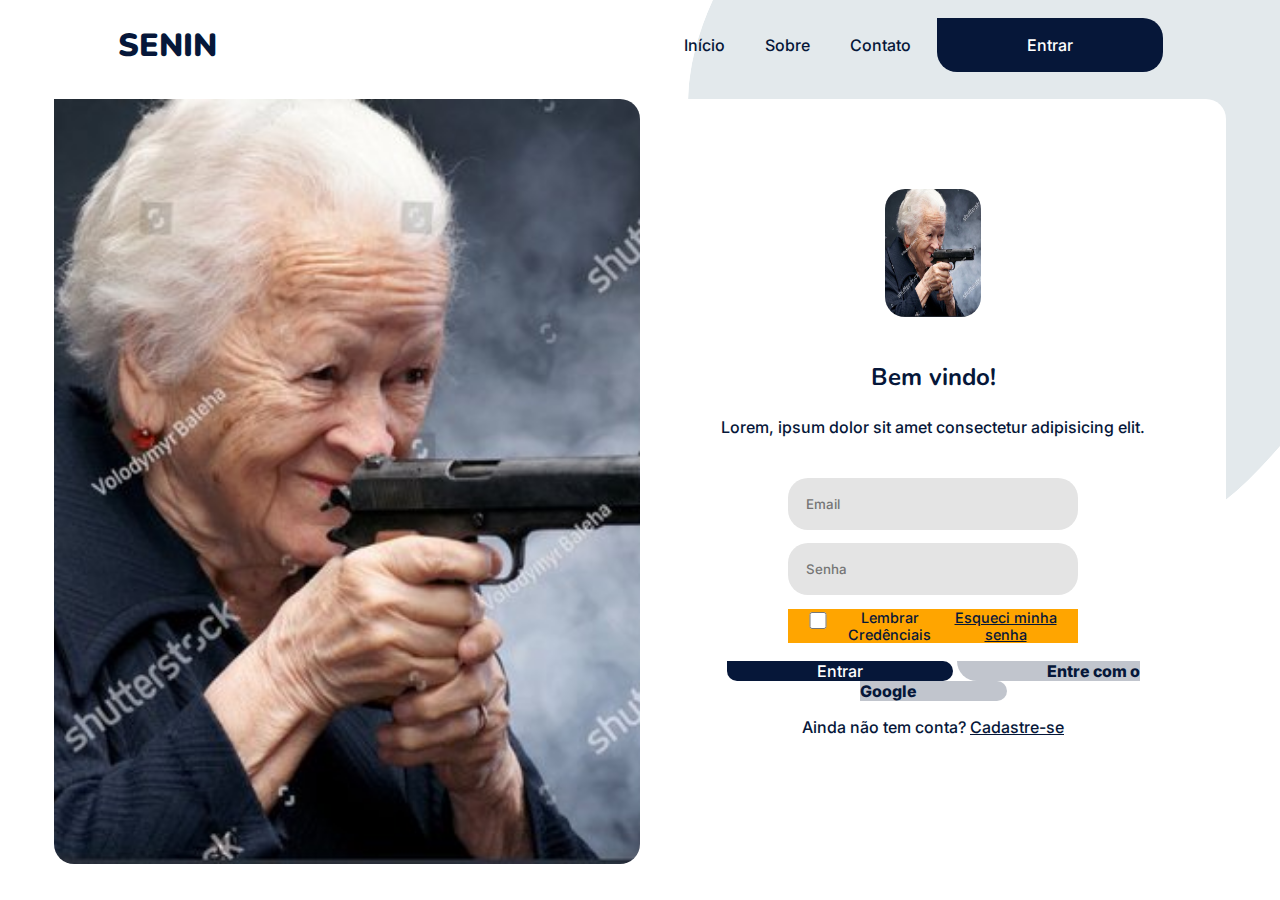
<file: Login.html>
<!DOCTYPE html>
<html lang="en">
<head>
    <meta charset="UTF-8">
    <meta http-equiv="X-UA-Compatible" content="IE=edge">
    <meta name="viewport" content="width=device-width, initial-scale=1.0">
    <link rel="stylesheet" href="Style.css">
    <link rel="stylesheet" href="Login_Style.css">
    <title>Samuel</title>
</head>
<body>
    <header id="NavBar_Content" class="CenterAlign">
        <h1>SENIN</h1>
        <nav>
            <table>
            <tr>
                <th><a href="Index.html" class="Bt_Link">Início</a></th>
                <th><a href="" class="Bt_Link">Sobre</a></th>
                <th><a href="" class="Bt_Link">Contato</a></th>
                <th><a href="Plataforma/ADM_Index.html" id="BT_Entrar" class="Bt_Primary Bt_NoTop CenterAlign">Entrar</a></th>
            </tr>
        </table>
        </nav>
    </header>

    <div id="Login_Content" class="Content_Box CenterAlign">
        <div id="LoginContent_Left">
            <img src="Imagens/PresentationIMG.jpg" alt="">
        </div>
        <div id="LoginContent_Right" class="CenterAlign TextAlign">
            <img src="Imagens/PresentationIMG.jpg" alt="">
            <hgroup>
                <h2>Bem vindo!</h2>
                <p>Lorem, ipsum dolor sit amet consectetur adipisicing elit.</p>
            </hgroup>
            <input type="text" placeholder="Email">
            <input type="password" placeholder="Senha">
            <div class="CenterAlign">  
                <label for="Lembrar" class="SmallText"><input type="checkbox" name="Lembrar" id="Lembrar"> Lembrar Credênciais</label>
                <a href="" class="SmallText">Esqueci minha senha</a>
            </div>
            <div id="LoginContent_Bt">
                <a href="Plataforma/ADM_Index.html" class="Bt_Primary">Entrar</a>
                <a href="" class="Bt_Secondary">Entre com o Google</a>
            </div>
            <p>Ainda não tem conta? <a href="">Cadastre-se</a></p>
        </div>
    </div>
</body>
</html>
</file>
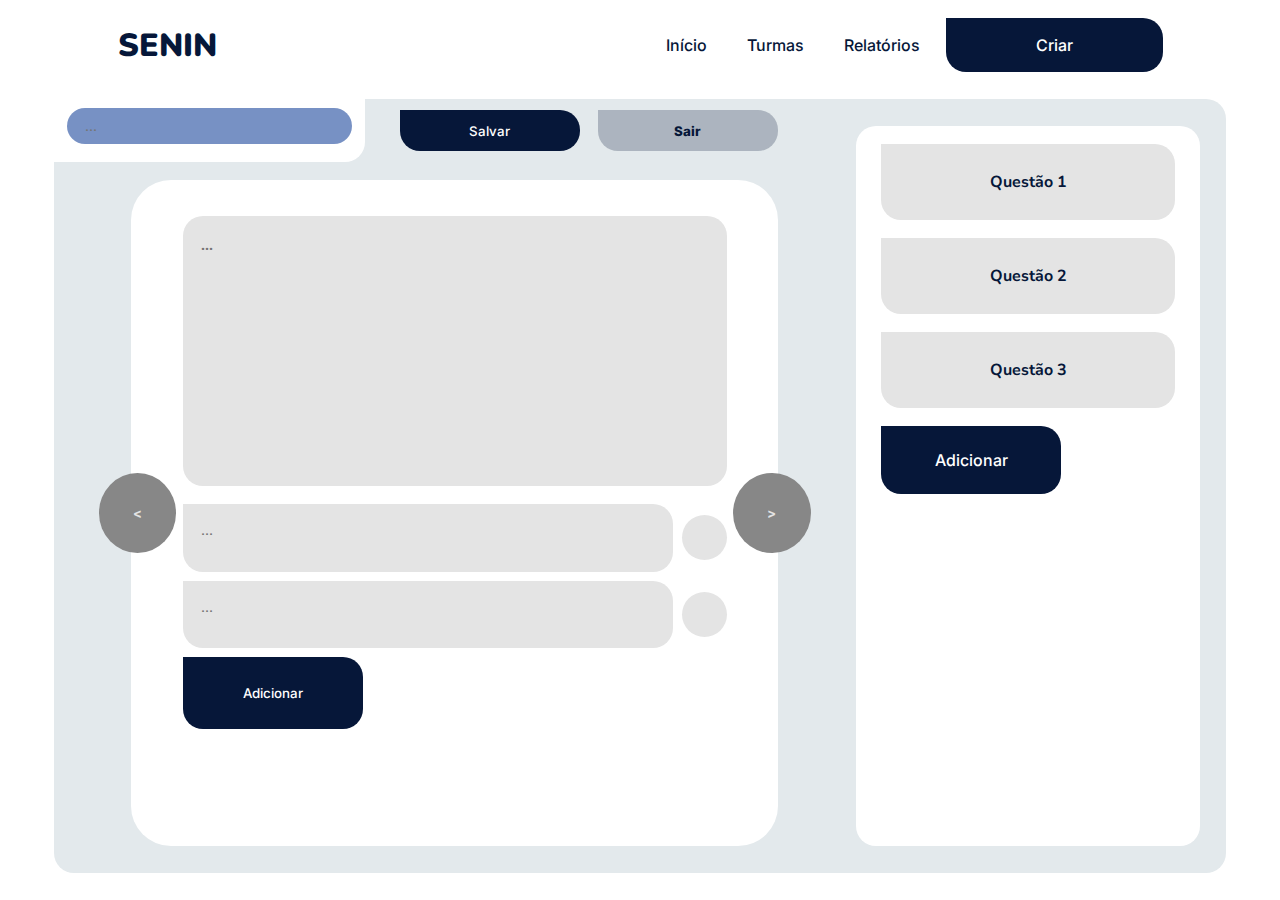
<file: Plataforma/ADM_Criar.html>
<!DOCTYPE html>
<html lang="en">
<head>
    <meta charset="UTF-8">
    <meta http-equiv="X-UA-Compatible" content="IE=edge">
    <meta name="viewport" content="width=device-width, initial-scale=1.0">
    <title>SENIN</title>
    <link rel="stylesheet" href="../Style.css">
    <link rel="stylesheet" href="ADM_Style.css">
</head>
<body class="Body_ADM">
    <header id="NavBar_Content" class="CenterAlign ADM">
        <h1>SENIN</h1>
        <nav>
            <table>
            <tr>
                <th><a href="ADM_Index.html" class="Bt_Link">Início</a></th>
                <th><a href="" class="Bt_Link">Turmas</a></th>
                <th><a href="" class="Bt_Link">Relatórios</a></th>
                <th><a href="ADM_Criar.html" id="BT_Criar" class="Bt_Primary Bt_NoTop CenterAlign">Criar</a></th>
            </tr>
        </table>
        </nav>
    </header>

    <!-- Tela de Criação -->
    <div id="Create_Content" class="Content_Box CenterAlign">
        <div id="Create_ContentLeft">
            <div id="Create_OpBar">
                <div id="Create_Input">
                    <input type="text" placeholder="...">
                </div>
                <div id="Create_OpBt" class="CenterAlign">
                    <button class="Bt_Primary CenterAlign">Salvar</button>
                    <button class="Bt_Secondary CenterAlign">Sair</button>
                </div>
            </div>
            <div id="Create_Question">
                <button id="Bt_RoundVoltar" class="Bt_Round">&lt;</button>
                <div id="Question_InputArea">
                    <textarea name="Pergunta" id="Question" cols="30" rows="10" placeholder="..."></textarea>
                    <div id="InputRep_Area">
                    <span class="RespInput"><textarea name="Resposta A" id="R_A" cols="30" rows="4" placeholder="..."></textarea><span class="CheckContainer CenterAlign"><input type="checkbox"><span class="Checkbox"></span></span></span>
                    <span class="RespInput"><textarea name="Resposta A" id="R_A" cols="30" rows="4" placeholder="..."></textarea><span class="CheckContainer CenterAlign"><input type="checkbox"><span class="Checkbox"></span></span></span>
                    <button class="Bt_Primary CenterAlign" id="Bt_AddQ">Adicionar</button>
                    </div>
                </div>
                <button id="Bt_RoundSeguir" class="Bt_Round">&gt;</button>
            </div>
        </div>
        <div id="Create_ContentRight" class="CenterAlign">
            <button draggable="true" class="Question_bt Collapsible TextAlign Drag_Question">Questão 1</button>
            <div class="RightQuestion_Content">
            <p>Lorem ipsum dolor sit amet consectetur adipisicing elit.Lorem ipsum dolor sit amet consectetur adipisicing elit.</p>
            </div>
            
            <button draggable="true" class="Question_bt Collapsible TextAlign Drag_Question">Questão 2</button>
            <div class="RightQuestion_Content">
            <p>Lorem ipsum dolor sit amet consectetur adipisicing elit.Lorem ipsum dolor sit amet consectetur adipisicing elit.</p>
            </div>

            <button draggable="true" class="Question_bt Collapsible TextAlign Drag_Question">Questão 3</button>
            <div class="RightQuestion_Content">
            <p>Lorem ipsum dolor sit amet consectetur adipisicing elit.Lorem ipsum dolor sit amet consectetur adipisicing elit.</p>
            </div>
            
            <a class="Bt_Primary CenterAlign" id="Bt_AddQuestion" href="#Modal_Criação">Adicionar</a>
        </div>
    </div>

    <!-- Modal -->
    <div id="Modal_Criação" class="Modal CenterAlign TextAlign">
        <div class="Modal_Content Content_Box CenterAlign TextAlign">
            <div class="Modal_ContentContent">
                <hgroup>
                    <h2>Titulo 2</h2>
                    <p>Lorem ipsum dolor sit amet consectetur adipisicing elit.</p>
                </hgroup>
                <div class="Modal_Cards CenterAlign">
                    <button class="Modal_Card">
                        <h3>Titulo 3</h3>
                        <img src="../Imagens/PresentationIMG.jpg" alt="">
                    </button>
                    <button class="Modal_Card">
                        <h3>Titulo 3</h3>
                        <img src="../Imagens/PresentationIMG.jpg" alt="">
                    </button>
                </div>
                <a class="Bt_Primary" id="Bt_Escolher" href="#">Escolher</a>
                <a href="#" class="Modal_Close">&times;</a>
            </div>
        </div>
    </div>

    <script src="../Script.js"></script>
</body>
</html>
</file>
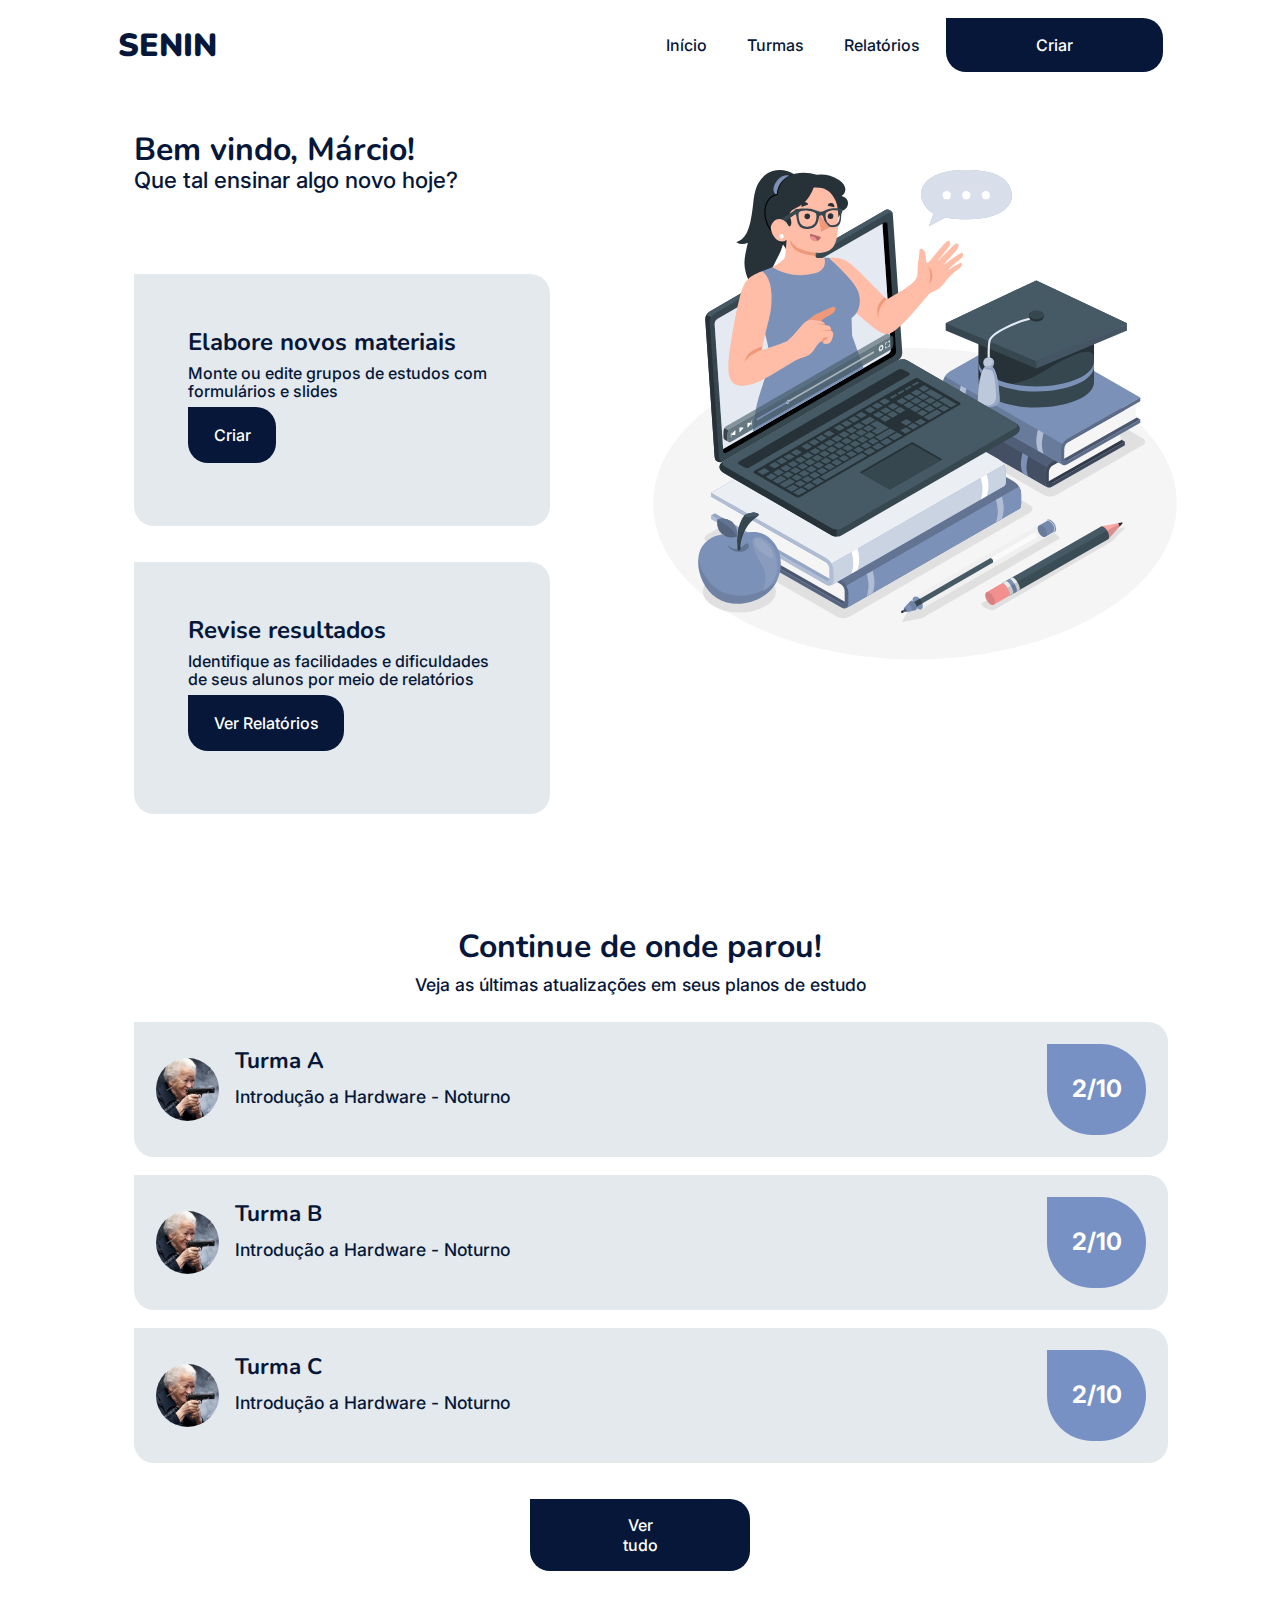
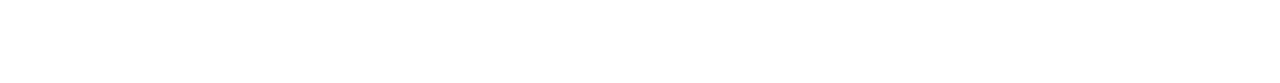
<file: Plataforma/ADM_Index.html>
<!DOCTYPE html>
<html lang="en">
<head>
    <meta charset="UTF-8">
    <meta http-equiv="X-UA-Compatible" content="IE=edge">
    <meta name="viewport" content="width=device-width, initial-scale=1.0">
    <link rel="stylesheet" href="../Style.css">
    <link rel="stylesheet" href="ADM_Style.css">
    <title>Bruno</title>
</head>
<body class="Body_ADM">
    <header id="NavBar_Content" class="CenterAlign ADM">
        <h1>SENIN</h1>
        <nav>
            <table>
            <tr>
                <th><a href="/Site novo/Site/Index.html" class="Bt_Link">Início</a></th>
                <th><a href="ADM_Turmas.html" class="Bt_Link">Turmas</a></th>
                <th><a href="ADM_Relatorios.html" class="Bt_Link">Relatórios</a></th>
                <th><a href="#Modal_Criar" id="BT_Criar" class="Bt_Primary Bt_NoTop CenterAlign">Criar</a></th>
            </tr>
        </table>
        </nav>
    </header>

    <!-- SEÇÃO 1 - BOAS VINDAS -->
    <section id="ADMHome_Presentation" class="Content_Box CenterAlign">
        <div id="ADMHome_Presentation_Left">
                <div class="Text">
                <h2 class="BigText">Bem vindo, Márcio!</h2>
                <p class="MediumText">Que tal ensinar algo novo hoje?</p>
                </div>
                
                <div class="ADMHome_PresentationCard Card">
                    <div class="Text">
                        <h2 class="BigMediumText">Elabore novos materiais</h3>
                    <p>Monte ou edite grupos de estudos com formulários e slides</p>
                    </div>
                    <a href="#Modal_Criar" class="Bt_Primary Bt_NoTop Button">Criar</a>
                </div>
                <div class="ADMHome_PresentationCard Card">
                    <div class="Text">
                    <h2 class="BigMediumText">Revise resultados</h2>
                    <p>Identifique as facilidades e dificuldades de seus alunos por meio de relatórios</p>
                    </div>
                    <a href="ADM_Relatorios.html" class="Bt_Primary Bt_NoTop Button">Ver Relatórios</a>
                </div>  
        </div>
        <div id="ADMHome_Presentation_Right">
            <img src="../Imagens/webinar-animate.svg" alt="">
        </div>
    </section>

    <section id="ADMHome_Forms" class="Content_Box">
        <div class="Text TextAlign">
            <h2 class="BigText">Continue de onde parou!</h2>
            <p class="MediumSmallText">Veja as últimas atualizações em seus planos de estudo</p>
        </div>
        <div class="OpenCard">
            <button class="Bt_Card Collapsible">
                <div class="Left">
                    <img src="../Imagens/PresentationIMG.jpg" alt="">
                    <div class="Text">
                        <h3 class="MediumText">Turma A</h3>
                        <p class="MediumSmallText">Introdução a Hardware - Noturno</p>
                    </div>
                </div>
                <div class="Right CenterAlign">
                    <p class="Text BigMediumText">2/10</p>
                </div>
            </button>
            <div class="OpenCard_Content CenterAlign">

                <div class="OpenCard_Card">
                    <div class="Card TextAlign">
                        <img src="../Imagens/PresentationIMG.jpg" alt="">
                        <div class="Text">
                            <h4 class="MediumSmallText">SlideShow</h4>
                            <p class="SmallSmallText">Criado em: 26/01/2004</p>
                            <p class="SmallText Status">Concluído</p>
                            <a href="" class="Bt_Primary Button Bt_NoTop">Editar</a>
                        </div>
                    </div>
                    <div class="Card TextAlign">
                        <img src="../Imagens/PresentationIMG.jpg" alt="">
                        <div class="Text">
                            <h4 class="MediumSmallText">Formulário</h4>
                            <p class="SmallSmallText">Criado em: 26/01/2004</p>
                            <p class="SmallText Status">Concluído</p>
                            <a href="" class="Bt_Primary Button Bt_NoTop">Editar</a>
                        </div>
                    </div>
                    <button class="Button Bt_Primary">+</button>
                </div>
            </div>
            <button class="Bt_Card Collapsible">
                <div class="Left">
                    <img src="../Imagens/PresentationIMG.jpg" alt="">
                    <div class="Text">
                        <h3 class="MediumText">Turma B</h3>
                        <p class="MediumSmallText">Introdução a Hardware - Noturno</p>
                    </div>
                </div>
                <div class="Right CenterAlign">
                    <p class="Text BigMediumText">2/10</p>
                </div>
            </button>
            <div class="OpenCard_Content CenterAlign">

                <div class="OpenCard_Card">
                    <div class="Card TextAlign">
                        <img src="../Imagens/PresentationIMG.jpg" alt="">
                        <div class="Text">
                            <h4 class="MediumSmallText">SlideShow</h4>
                            <p class="SmallSmallText">Criado em: 26/01/2004</p>
                            <p class="SmallText Status">Concluído</p>
                            <a href="" class="Bt_Primary Button Bt_NoTop">Editar</a>
                        </div>
                    </div>
                    <div class="Card TextAlign">
                        <img src="../Imagens/PresentationIMG.jpg" alt="">
                        <div class="Text">
                            <h4 class="MediumSmallText">Formulário</h4>
                            <p class="SmallSmallText">Criado em: 26/01/2004</p>
                            <p class="SmallText Status">Concluído</p>
                            <a href="" class="Bt_Primary Button Bt_NoTop">Editar</a>
                        </div>
                    </div>
                    <button class="Button Bt_Primary">+</button>
                </div>
            </div>
            <button class="Bt_Card Collapsible">
                <div class="Left">
                    <img src="../Imagens/PresentationIMG.jpg" alt="">
                    <div class="Text">
                        <h3 class="MediumText">Turma C</h3>
                        <p class="MediumSmallText">Introdução a Hardware - Noturno</p>
                    </div>
                </div>
                <div class="Right CenterAlign">
                    <p class="Text BigMediumText">2/10</p>
                </div>
            </button>
            <div class="OpenCard_Content CenterAlign">

                <div class="OpenCard_Card">
                    <div class="Card TextAlign">
                        <img src="../Imagens/PresentationIMG.jpg" alt="">
                        <div class="Text">
                            <h4 class="MediumSmallText">SlideShow</h4>
                            <p class="SmallSmallText">Criado em: 26/01/2004</p>
                            <p class="SmallText Status">Concluído</p>
                            <a href="" class="Bt_Primary Button">Editar</a>
                        </div>
                    </div>
                    <div class="Card TextAlign">
                        <img src="../Imagens/PresentationIMG.jpg" alt="">
                        <div class="Text">
                            <h4 class="MediumSmallText">Formulário</h4>
                            <p class="SmallSmallText">Criado em: 26/01/2004</p>
                            <p class="SmallText Status">Concluído</p>
                            <a href="" class="Bt_Primary Button Bt_NoTop">Editar</a>
                        </div>
                    </div>
                    <button class="Button Bt_Primary">+</button>
                </div>
            </div>
            
        </div>
        <a href="ADM_Relatorios.html" class="Bt_Primary Button TextAlign" >Ver tudo</a>
    </section>

    <div id="Modal_Criar" class="Modal CenterAlign TextAlign">
        <div class="Modal_Content Content_Box CenterAlign TextAlign">
            <div class="Modal_ContentContent">
                <h2>O que deseja criar?</h2>
                <div class="Modal_Cards">
                    <button class="Modal_Card">
                        <img src="../Imagens/PresentationIMG.jpg" alt="">
                        <div class="Text">
                            <h3>Atividade Interativa</h3>
                            <p>Use formulários e outras ferramentas!</p>
                            <a class="Bt_Primary" id="Bt_Escolher" href="ADM_Criar.html">Escolher</a>
                        </div>
                    </button>
                    <button class="Modal_Card">
                        <img src="../Imagens/PresentationIMG.jpg" alt="">
                        <div class="Text">
                            <h3>Nova Turma</h3>
                            <p>Agrupe seus alunos e organize seus materiais.</p>
                            <a class="Bt_Primary" id="Bt_Escolher" href="#">Escolher</a>
                        </div>
                    </button>
                    <button class="Modal_Card">
                        <img src="../Imagens/PresentationIMG.jpg" alt="">
                        <div class="Text">
                            <h3>Aula Escrita</h3>
                            <p>Crie slides para sua aula!</p>
                        </div>
                        <a class="Bt_Primary" id="Bt_Escolher" href="#">Escolher</a>
                    </button>
                </div>
                <a href="#" class="Modal_Close">&times;</a>
            </div>
        </div>
    </div>

    <script src="../Script.js"></script>
</body>
</html>
</file>
<file: Style.css>
@import url('https://fonts.googleapis.com/css2?family=Inter:wght@500;800&family=Nunito:wght@500;700;1000&display=swap');

*{
    font-family: 'Inter', sans-serif;
    font-weight: 500;
    box-sizing: border-box;
    color: #061739;
}

body{
    width: 100%;
    height: auto;
    margin: 0;
    padding: 1vh 6vh 0;
    overflow-x: hidden;
    font-size: 100%;
    background-image: url(Imagens/Background.svg);
    background-repeat: no-repeat;
}



/*FORMATAÇÕES PADRÃO*/

h1{
    font-family: 'Nunito', sans-serif;
    font-weight: 1000;
}

h2, h3{
    font-family: 'Nunito', sans-serif;
    font-weight: 700;
}

.SmallSmallText{
    font-size: 0.8rem;
}

.SmallText{
    font-size: 0.9rem;
}

.MediumSmallText{
    font-size: 1.1rem;
}

.MediumText{
    font-size: 1.4rem;
}

.BigMediumText{
    font-size: 1.5rem;
    line-height: 0.5rem;
    font-weight: 700;
}

.BigText{
    font-size: 2rem;
    font-weight: 700;
}

.FocusText{
    font-size: 2rem;
    font-weight: 800;
    margin: 8vh 0;
}

img{
    border-radius: 20px;
}

hgroup > h2,h3,h4,h5,h6{
    line-height: 4vh;
    margin-bottom: 2vh;
}

hgroup > p{
    line-height: 3.2vh;
    margin-bottom: 2vh;
}

.CenterAlign{ /*Centraliza elementos*/
    display: flex;
    justify-content: center;
    align-items: center;
}

.TextAlign{ /*Centraliza elementos textuais*/
    justify-content: center;
    text-align: center;
    align-items: center;
    display: block;
    padding: 6vh 0 2vh;
}
/*BOTÕES*/
.Bt_Primary{ /*Botão principal*/
    text-decoration: none;
    background-color: #061739;
    color: white;
    height: 10vh;
    padding: 0 10vh;
    border: 0;
    border-radius: 0 20px 20px 20px;
    margin: 0;
    top: 0;
    transition: top ease-in 0.1s;
    position: relative;
}

.Bt_Primary:hover{
    opacity: 82%;
    cursor: pointer;
}

.Bt_Primary:hover:not(.Bt_NoTop){
    top: -5px;
}

.Bt_Secondary{ /*Botão secundário*/
    text-decoration: none;
    font-weight: 800;
    background-color: rgba(6, 23, 57, 0.25);
    color: #061739;
    height: 10vh;
    padding: 0 10vh;
    border: 0;
    border-radius: 0 20px 20px 20px;
    margin: 0;
    top: 0;
    transition: top ease-in 0.1s;
    position: relative;
}

.Bt_Secondary:hover:not(.Bt_NoTop){
    opacity: 82%;
    top: -5px;
    cursor: pointer;
}

.Bt_Link{ /*Botão em texto*/
    text-decoration: none;
    color: black;
    position: relative;
    top: 0;
    transition: top ease-in 0.1s;
}

.Bt_Link:hover{
    top: -1.5px;
    cursor: pointer;
}

.Bt_Round{
    width:6rem;
    height: 5rem;
    background-color: #878787;
    font-family: 'Inter';
    font-weight: 700;
    color: #e4e4e4;
    border: 0;
    border-radius: 100%;
}

.Bt_Round:hover{
    background-color: #616161;
    cursor: pointer;
}
/*FIM DE BOTÕES*/

.Content_Box{ /*Caixa de Conteúdo Padrão*/
    border-radius: 20px;
    margin-bottom: 3vh;
    padding: 0%;    
}

.Content_Box:not(#Presentation_Content, #Create_Content, #Login_Content){
    padding: 0 4vh;
}

.Card{
    background-color: rgb(227, 233, 236);
    height: 45vh;
    width: 50vh;
    margin: 4vh 4vh 8vh 0;
    padding: 2vh 6vh 2vh;
    border-radius: 0 20px 20px 20px;
    display: block;
    top: 0;
    transition: top ease-in 0.1s;
    position: relative;
    overflow-y: visible;
}

.Card:hover{
    top: -10px;
}

.Collapsible{
    cursor: pointer;
}

.active, .Collapsible:hover{
    background-color: #b7b7b7;
}

::-webkit-scrollbar{
    width: 0.8vw;
}

::-webkit-scrollbar-track{
    background-color: #b7b7b7;
    border-radius: 40px;
}

::-webkit-scrollbar-thumb{
    background-color: #878787;
    border-radius: 40px;
}

::-webkit-scrollbar-thumb:hover{
    background-color: black;
}
/*Modal*/
.Modal{
    visibility: hidden;
    opacity: 0;
    position: absolute;
    top: 0;
    right: 0;
    bottom: 0;
    left: 0;
    display: block;
    background: rgba(77, 77, 77, 0.7);
    z-index: 4;
    transition: all 0.4s;
}

.Modal:target{
    visibility: visible;
    opacity: 1;
    transition: all 0.4s;
}

.Modal_Content{
    width: 60%;
    height: 80%;
    margin: auto;
    background-color: #e4e4e4;
}

.Modal_ContentContent{
    width: 100%;
    height: 100%;
    padding: 4vh 4vw;
}

.Modal_Content img{
    width: 80%;
    height: 50%;
}

.Modal_Cards{
    height: 65%;
    margin-bottom: 4vh;
}

.Modal_Card{
    background-color: white;
    width: 40%;
    height: 90%;
    border-radius: 0 20px 20px 20px;
    margin: 0 1vw;
    position: relative;
    top: 0;
    border:0 ;
    transition: all ease-in 0.1s;
    padding: 2vh 2vw 0 2vw;
}

.Modal_Card:hover{
    top: -5px;
    cursor: pointer;
}

.Modal_Card:focus{
    width: 41%;
    height: 91%;
    border: 4px solid #7791c4;
}

#Bt_Escolher{
    padding: 3vh 4vw;
}

.Modal_Close{
    position: absolute;
    top: 10%;
    right: 23%;
    color: black;
    text-decoration: none;
}
/*Fim de Modal*/

/*FIM DE FORMATAÇÕES PADRÃO*/

/*BARRA DE NAVEGAÇÃO*/
#NavBar_Content{
    display: flex;
    justify-content: space-between;
    align-items: center;
    border-radius: 20px;
    padding: 0 5vw;
    position: relative;
    height: 6vh;
    margin:1vh 0 3vh;
}

#NavBar_Content h1{
    border-radius: 20px;
    padding: 0 2vw 0 0;
}

.Bt_Link{
    padding:0 2vh;
    color: #061739;
}

#BT_Entrar{
    height: 6vh;
    margin: 0; 
    left: 4px;
}
/*FIM DE BARRA DE NAVEGAÇÃO*/

/*APRESENTAÇÃO*/
#Presentation_Content{
    justify-content: space-between;
    height: 85vh;
    width: 100%;
    border-radius: 0 20px 20px 20px;
}

#Presentation_Content img{
    border-radius: 0 20px 20px 20px;
    height: 80vh;
    width: 50vw;
    object-fit: contain;
}

#Presentation_Content_Text{
    display: block;
    justify-content: center;
    margin: 0 2vw 0 5vw;
    width: 100%;
}

#Presentation_Content_Text h2{
    font-size: 3rem;
    line-height: 6.5vh;
}

#Presentation_Content_Text p{
    font-size: 1.02rem;
}

#Presentation_Content > hgroup > a{
    margin: 4vh 0;
    height: 10vh;
    width: 50%;

}
/*FIM DE APRESENTAÇÃO*/

/*BENEFICIOS*/
#Benefits_Content{
    display: block;
    width: 100%;
    height: 85vh;
}

#Benefits_Cards{
    margin: 8vh 0 3vh;
    height: 50vh;
}

#Benefits_Cards .Card img{
    width: 30vh;
    height: 30vh;
    position: relative;
    top: -6vh;
    margin: -2vh;
}

#Benefits_Cards .Card p, h3{
    position: relative;
    top: -2vh;
}

#Benefits_Cards .Card .TextAlign{
    height: 20vh;
}
/*FIM DE BENEFÍCIOS*/

/*PLANOS*/
#Plans_Content{
    display: block;
    width: 100%;
    height: 90vh;
}

#Plans_Cards{
    height: 65vh;
}

#Plans_Cards .Card{
    height: 60vh;
    padding: 6vh 4vw 0;
}
.Plan_CardContent{
    height: 40vh;
}

#Plans_Cards > div > div > hgroup > p{
    margin-top: 0vh;
}

#Plans_Cards > div > div > hgroup > h3{
    margin-bottom: 0vh;
}

#Plans_Cards > div > div > ul > li{
    text-align: start;
}

#Plans_Cards > div > div > ul{
    margin-bottom: 8vh;
}

#Plans_Cards > div > div > a{
    padding: 2vh 4vw;
    
}

@media (max-width: 1024px) {
    #Plans_Cards, #Benefits_Cards{
        overflow-x: scroll;
        justify-content: flex-start;
    }
}
/*FIM DE PLANOS*/

/*FAQ*/
#FAQ_Content{
    display: block;
    width: 100%;
    height: 80vh;
}

#FAQ_Questions{
    width: 90%;
    margin: 0 auto;
    padding-right: 1vw;
    display: block;
}

.FAQ_Bt{
    width: 100%;
    padding: 3vh 4vh;
    background-color: white;
    border-radius: 0 20px 20px 20px;
    text-align: start;
    background-color: white;
    border: none;
    font-family: 'Nunito';
    font-weight: 700;
    font-size: 1rem;
    margin-bottom: 2vh;
}

.FAQ_QuestionContent{
    display: none;
    overflow: hidden;
    background-color: white;
    width: 100%;
    margin: 0 0 4vh;
    padding: 0 4vw;
    border-radius: 0 20px 20px 20px;
    max-height: 0;
    transition: max-height 0.2s ease-out;
}
</file>
<file: Login_Style.css>
#Login_Content{
    height: 85vh;
    width: 100%;
    background-color: white;
    padding: 0;
    border-radius: 0 20px 20px 20px;
}

/*Formatação da Esquerda*/
#LoginContent_Left{
    width: 50%;
    height: 100%;
    border-radius: 0 20px 20px 20px;
}

#LoginContent_Left img{
    border-radius: 0 20px 20px 20px;
    height: 85vh;
    width: 100%;
    object-fit: cover;
}

/*Formatação da Direita*/
#LoginContent_Right{
    width: 50%;
    height: 100%;
    padding: 10vh 4vw 4vh;
}

#LoginContent_Right img{
    width: 20%;
    height: 20%;
    margin-bottom: 2vh;
}

#LoginContent_Right hgroup{
    margin-bottom: 4vh;
}

#LoginContent_Right input{
    padding: 2vh;
    width: 60%;
    border: 0;
    border-radius: 20px;
    background-color: #e4e4e4;
    margin-bottom: 1.5vh;
}

#LoginContent_Right > div:not(#LoginContent_Bt){
    width: 60%;
    background-color: orange;
    padding: 0;
    margin: 0 auto 2vh;
}

#LoginContent_Right > div > label{
    display: flex;
    width: 50%;
}

#LoginContent_Right > div > label > input{
    padding: 00;
}

#LoginContent_Right > div > a{
    width: 50%;
}
</file>
<file: Plataforma/ADM_Style.css>
/*PÁGINA INICIAL*/
.Body_ADM{
    background-color: white;
    background-image: none;
}

.ADM .Bt_Link{
    color: #061739;
}

#BT_Criar{
    height: 6vh;
    margin: 0; 
    left: 4px;
}
/*Apresentação*/
#ADMHome_Presentation{
    height: 85vh;
    background-color: white;
    padding: 2vh;
}

#ADMHome_Presentation_Left > .Text{
    line-height: 0.2rem;
    display: block;
    justify-content: center;
    height: 10vh;
    margin-bottom: 1vh;
}

#ADMHome_Presentation_Left{
    height: 80vh;
    width: 50%;
    background-color: white;
    border-radius: 20px;
    display: box;
    align-items: start;
    padding: 0 4%;
}

.ADMHome_PresentationCard{
    height: 28vh;
    width: 90%;
    background-color: rgb(227, 233, 236);
    margin-bottom: 2vh;
}

.ADMHome_PresentationCard > .Text{
    padding: 3vh 0 1vh;
}

.ADMHome_PresentationCard > .Text > h2{
    line-height: 0.4rem;
}

.ADMHome_PresentationCard > .Text > p{
    line-height: 1.1rem;
}

.ADMHome_PresentationCard > .Button{
    padding: 2vh 2vw;
}

#ADMHome_Presentation_Right{
    width: 50%;
    height: 80vh;
}

/*FIM de Apresentação*/
/*Status de Formulários Criados*/
#ADMHome_Forms{
    height: 85vh;
    width: 100%;
    background-color: white;
}

#ADMHome_Forms > .Text{
    padding: 3vh 0 1vh;
}

#ADMHome_Forms > .Text > h2{
    line-height: 0.2rem;
}

.Bt_Card{
    background-color: rgb(227, 233, 236);
    border: 0;
    border-radius: 0 20px 20px 20px;
    padding: 2%;
    width: 94%;
    height: 15vh;
    margin: 0 4% 2vh;
    justify-content: space-between;
    display: flex;
}

.Bt_Card > .Left{
    height: 100%;
    width: 80%;
    display: flex;
    align-items: center;
    text-align: start;
}

.Bt_Card > .Left > img{
    width: 8%;
    border-radius: 100%;
    margin-right: 2%;
}

.Bt_Card .Text{
    align-items: end;

}

.Bt_Card .Text h3{
    line-height: 1rem;
    height: 2vh;
    margin:0;
}

.Bt_Card .Text p{
    line-height: 1rem;
    margin:0;
    height: 2vh;
}

.Bt_Card > p{
    width: 40%;
}

.Bt_Card .Right{
    background-color: #7791c4;
    color: white;
    border-radius: 0 100px 100px 100px;
    width: 10%;
    height: 100%;
}
.Bt_Card .Right >p{
    color: white;
}

.OpenCard{
    margin-bottom: 2vh;
    overflow-y: scroll;
    overflow-x: hidden;
}

.OpenCard_Content{
    display: none;
    overflow: hidden;
    width: 100%;
    height: 60vh;
    display: flex;
    max-height: 0;
    transition: max-height 0.2s ease-out;
}

.OpenCard_Card{
    height: 50vh;
    width: 92%;
    padding: 0 2%;
    margin: 0 4% 4vh 6%;
    border-radius: 0 20px 20px 20px;
    display: flex;
    align-items: center;
}

.OpenCard_Card > .Card{
    background-color: rgba(227, 233, 236);
    width: 30%;
    height: 42vh;
    padding: 1.5vh 2vw;
    text-align: start;
    display: block;
}

.OpenCard_Card > .Card > img{
    width: 90%;
    height: 50%;
    object-fit: cover;
    margin: 0 auto;
}

.OpenCard_Card > .Card > .Text{
    height: 25%;
    margin: 0;
}

.OpenCard_Card > .Card > .Text > h4{
    width: 40%;
    line-height: 0.8rem;
    margin: 1vh 0 0.8vh;
}

.OpenCard_Card > .Card > .Text > p{
    margin: 0;
}

.OpenCard_Card > .Card > .Text > .Status{
    margin: 1vh 0;
    background-color: #62dba8;
    color: #054b18;
    width: 50%;
    height: 4vh;
    border-radius: 20px;
    display: flex;
    justify-content: center;
    align-items: center;
    margin-bottom: 2vh;
}

.OpenCard_Card > .Card > .Text > .Button{
    padding: 1vh 4vh;
    border-radius: 0 100px 100px 100px;
}

.OpenCard_Card > .Button{
    background-color: #7791c4;
    border: 0;
    padding: 1vh 5vh;
    border-radius: 0 100px 100px 100px;
}

#ADMHome_Forms > .Button{
    width: 20%;
    height: 8vh;
    display: flex;
    margin: 0 auto;
}

/*PÁGINA DE CRIAÇÃO*/
/*Barra de Opções Acima*/
#AdmBody{
    background-image: url(../Imagens/AnimatedBackground.svg);
    background-position: 300px -500px;
    overflow-x: hidden;
    background-size: cover;
}

#Create_Content{
    width: 100%;
    height: 86vh;
    background-color: rgb(227, 233, 236);
}

#Create_ContentLeft{
    width: 70%;
    height: 100%;
}

#Create_OpBar{
    display: flex;
    margin-bottom: 2vh;
}

#Create_Input{
    height: 7vh;
    width: 40%;
    margin-right: 2vw;
    padding: 1vh 1vw;
    background-color: white;
    border-radius: 0 0 20px 0;
}

#Create_Input input{
    height: 4vh;
    width: 100%;
    background-color: #7791c4;
    border: 0;
    border-radius: 20px;
    padding: 2vh;
}

#Create_OpBt{
    width: 60%;
    height: 7vh;
    justify-content: start;
}

#Create_OpBt button{
    height: 4.5vh;
    width:20%;
    margin: 0 1vh 0 1vh;
}

/*Menu de Questionário*/

#Create_Question{
    height: 74vh;
    display: flex;
    align-items: center;
}

#Bt_RoundVoltar{
    position: relative;
    left: 5vh;
}

#Bt_RoundSeguir{
    position: relative;
    right: 5vh;
}

#Bt_AddQ{
    width: 20%;
    height: 20%;
}

#Question_InputArea{
    height: 74vh;
    width: 100%;
    padding: 4vh 4vw;
    border-radius: 40px;
    background-color: white;
    display: grid;
}

#Question{
    width: 100%;
    height: 30vh;
    border: 0;
    border-radius: 20px;
    padding: 2vh;
    margin-bottom: 2vh;
    background-color: #e4e4e4;
    font-family: 'Nunito';
    font-weight: 700;
    font-size: 1rem;
    resize: none;
}

#InputRep_Area{
    height: 40vh;
    width: 100%;
}

.RespInput{
    display: flex;
}

.RespInput textarea{
    width: 100%;
    height: 7.5vh;
    border: 0;
    border-radius: 0 20px 20px 20px;
    background-color: #e4e4e4;
    margin-bottom: 1vh;
    resize: none;
    padding: 2vh;
}

/*Checkbox*/
.CheckContainer{
    display: block;
    border-radius: 100%;
    position: relative;
    cursor: pointer;
    -webkit-user-select: none;
    -moz-user-select: none;
    -ms-user-select: none;
    user-select: none;
    padding-left: 5vh;
    margin: 1.25vh 0 1.25vh 1vh;
}

.RespInput input{
    position: absolute;
    opacity: 0;
    cursor: pointer;
    height: 0;
    width: 0;
}

.Checkbox{
    position: absolute;
    top: 0;
    left: 0;
    height: 5vh;
    width: 5vh;
    background-color: #e4e4e4;
    border-radius: 100%;
}

.CheckContainer:hover input ~ .Checkbox{
    background-color: #878787;
}

.CheckContainer input:checked ~ .Checkbox{
    background-color: orange;
}

.Checkbox::after{
    content: "";
    position: absolute;
    display: none;
}

.CheckContainer input:checked ~ .Checkbox::after{
    display: block;
}

.CheckContainer .Checkbox::after{
    left: 9px;
    top: 5px;
    width: 5px;
    height: 10px;
    border: solid white;
    border-width: 0 3px 3px 0;
    -webkit-transform: rotate(45deg);
    -ms-transform: rotate(45deg);
    transform: rotate(45deg);
}

/*Fim de Checkbox*/

/*Menu de Questões*/
#Create_ContentRight{
    width: 30%;
    height: 80vh;
    margin-right: 2vw;
    background-color: white;
    border-radius: 20px;
    padding:2vh 2vw;
    overflow-y: scroll;
    display: block;
}

.RightQuestion_Content{
    display: none;
    overflow: hidden;
    background-color: #e4e4e4;
    width: 100%;
    margin: 0 0 4vh;
    padding: 0 4vw;
    border-radius: 0 20px 20px 20px;
    max-height: 0;
    transition: max-height 0.2s ease-out;
}

.Question_bt{
    width: 100%;
    padding: 3vh 4vh;
    background-color: #e4e4e4;
    border-radius: 0 20px 20px 20px;
    border: none;
    font-family: 'Nunito';
    font-weight: 700;
    font-size: 1rem;
    margin-bottom: 2vh;
}

#Bt_AddQuestion{
    width: 50%;
    height: 10%;
}
</file>
